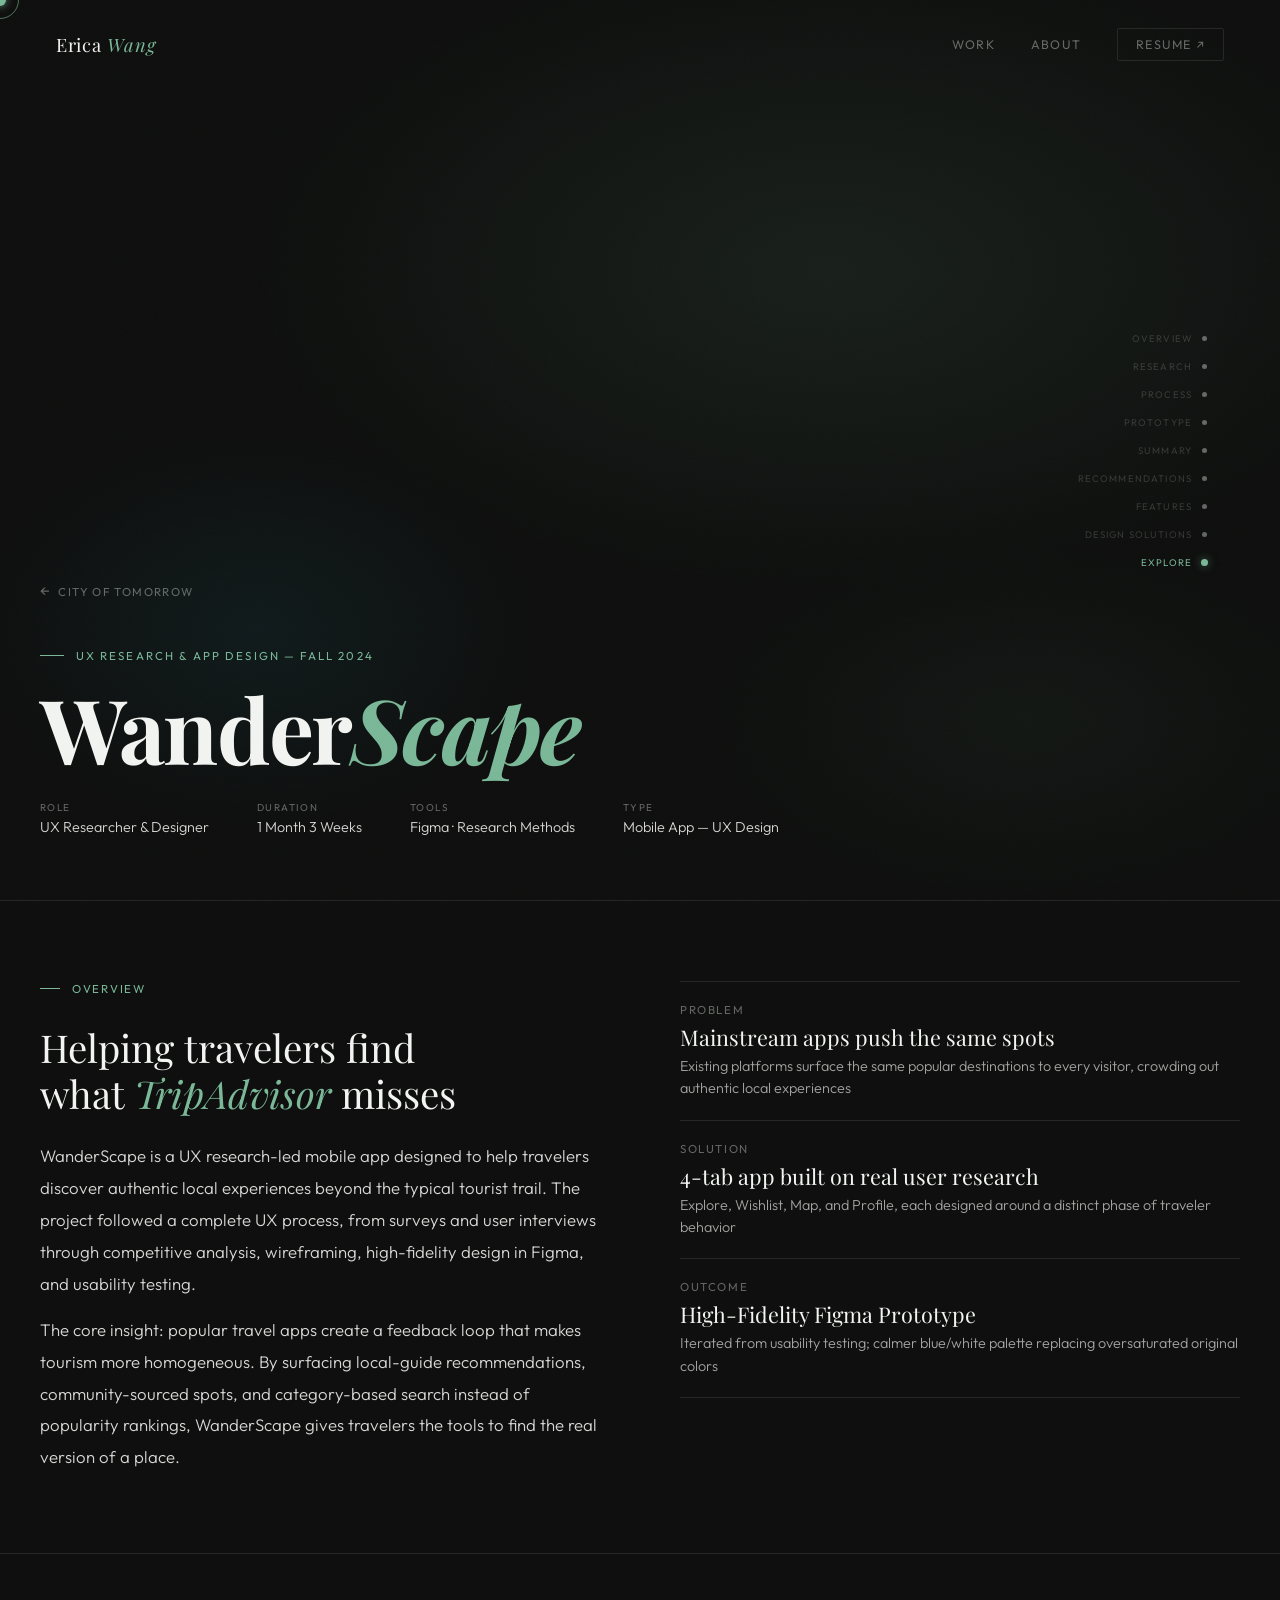
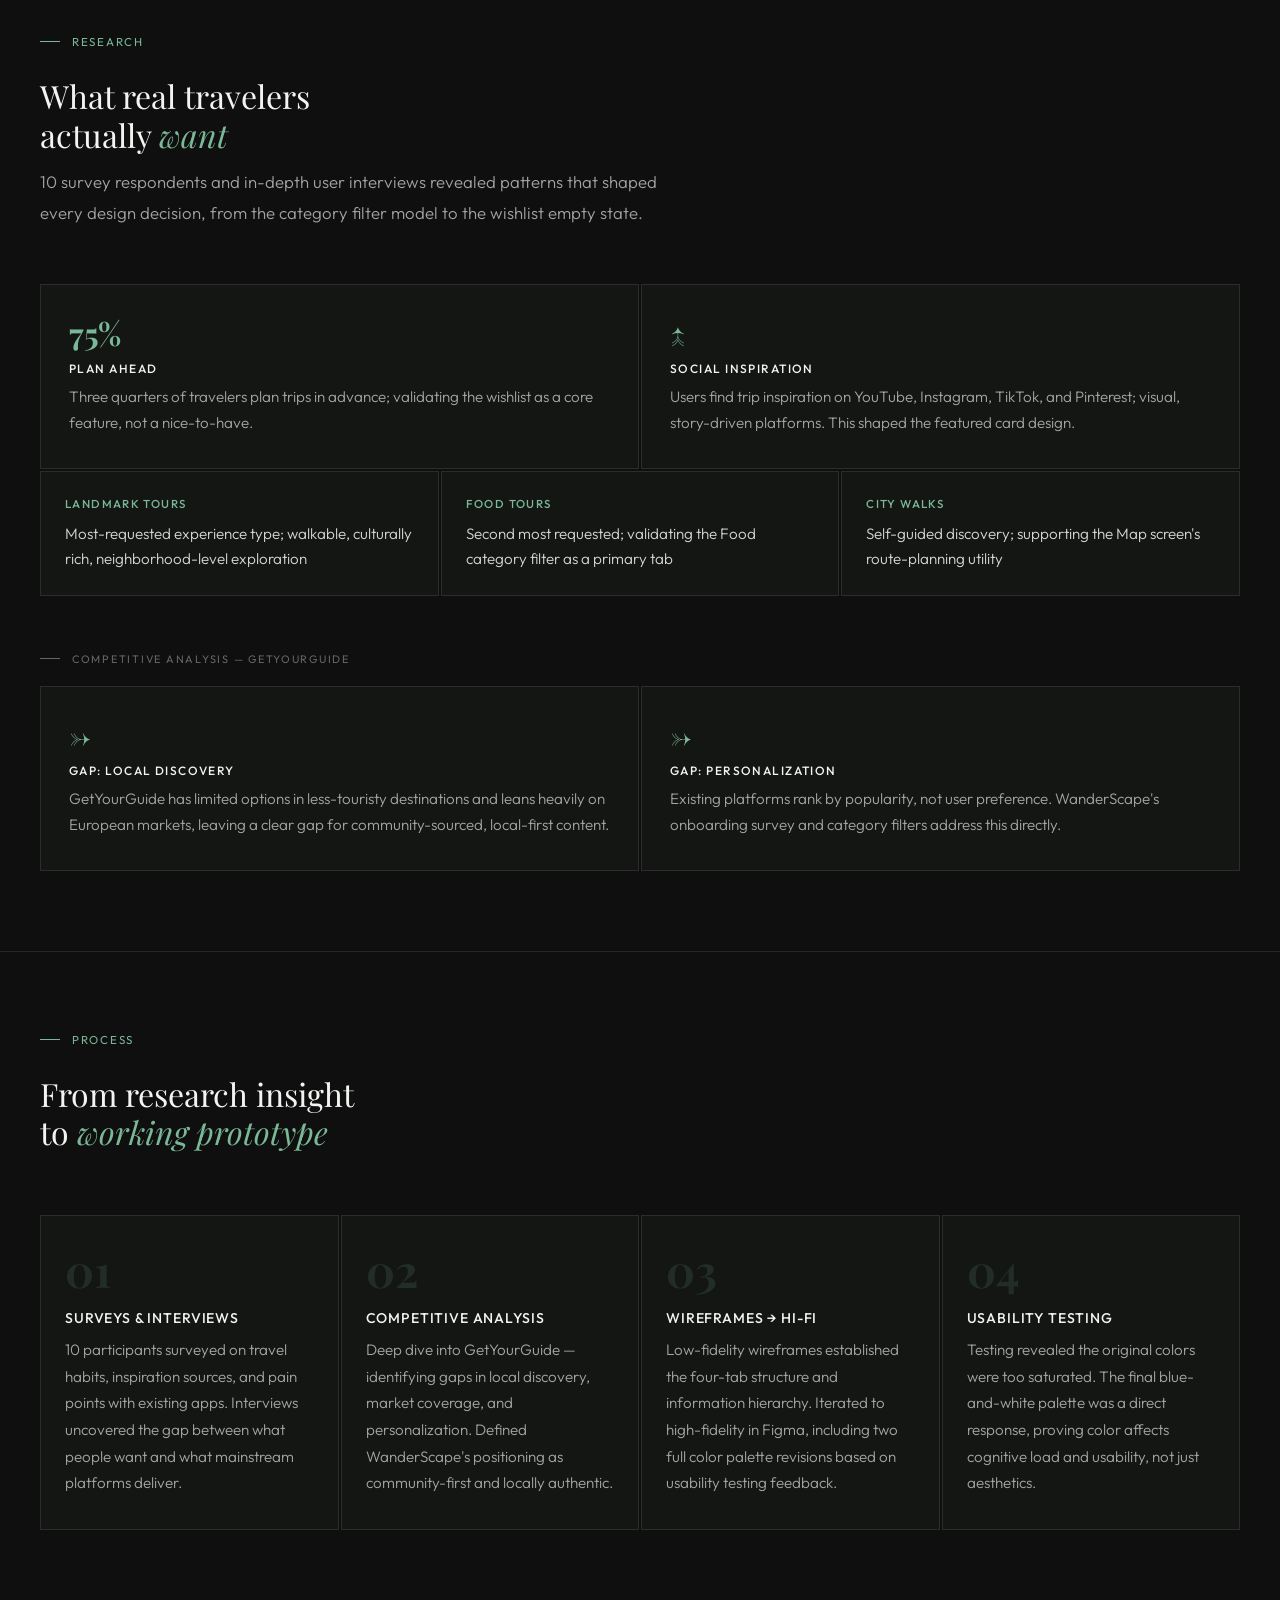
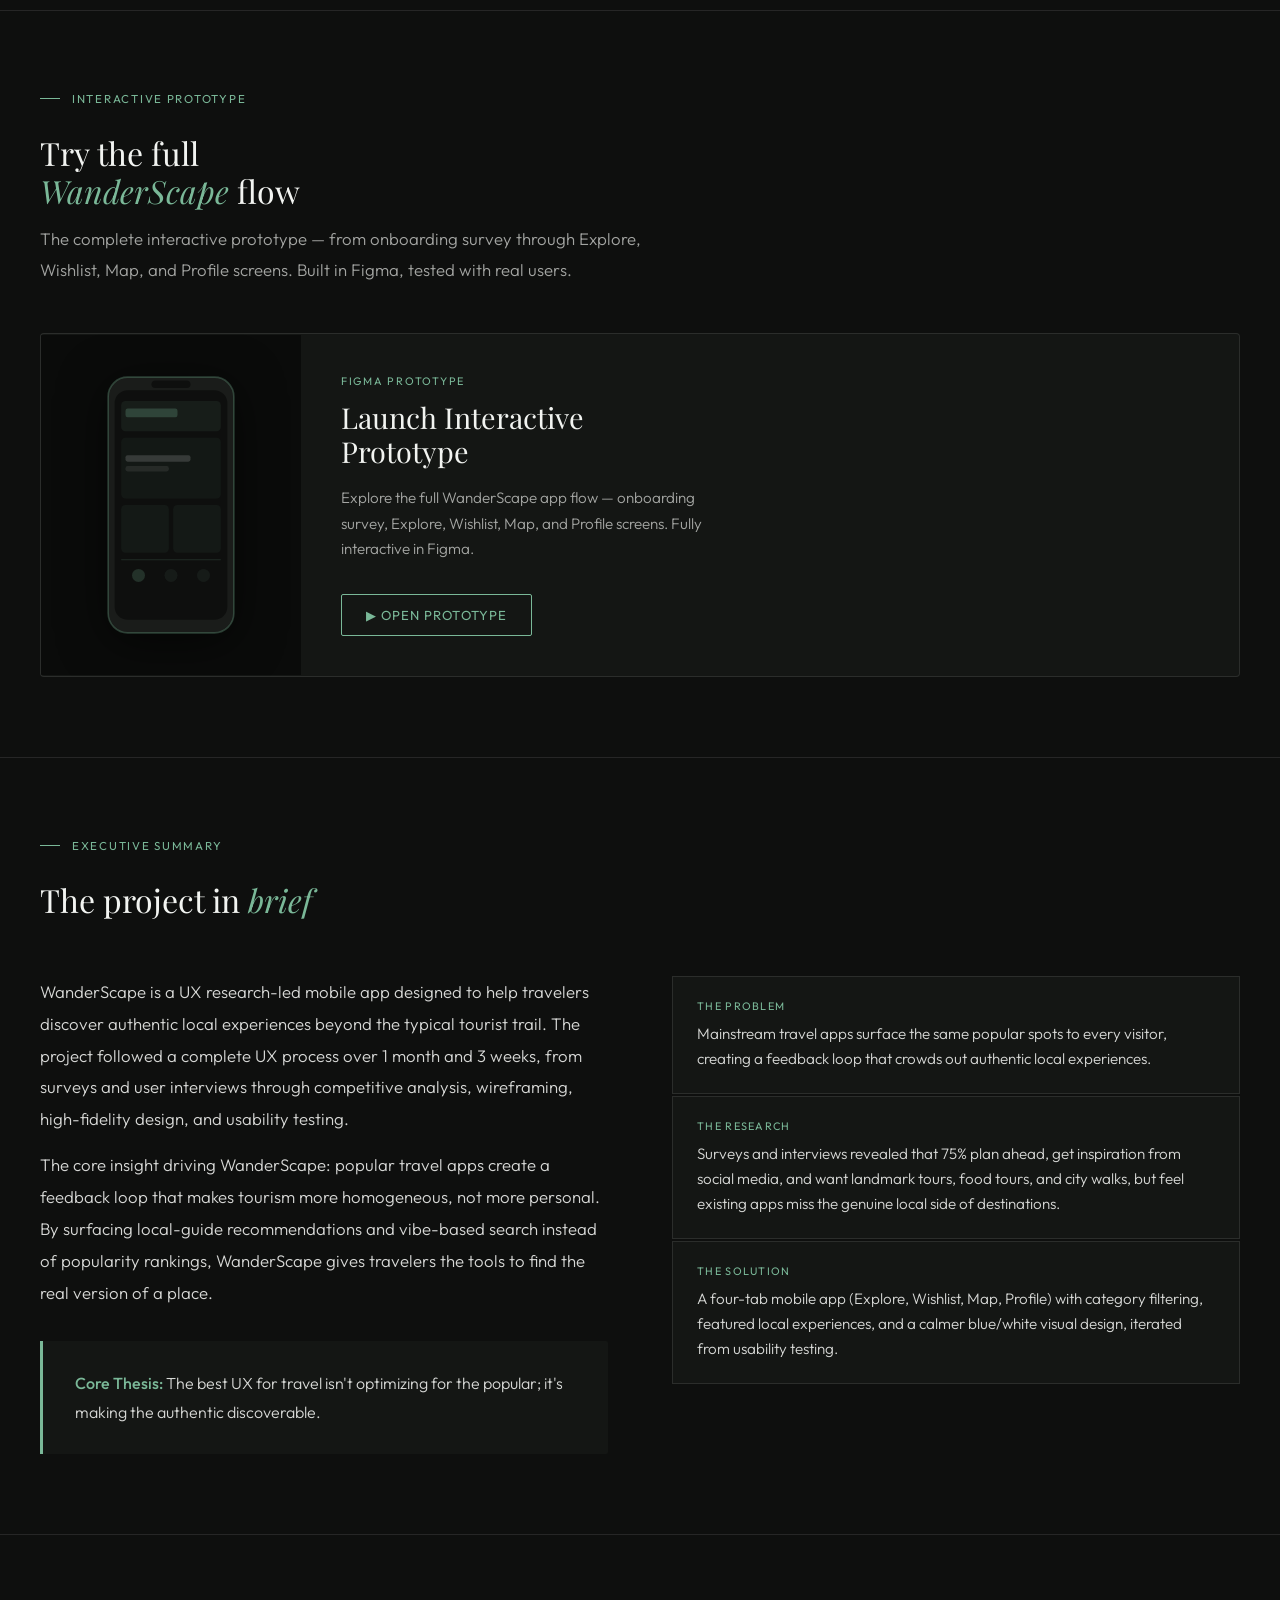
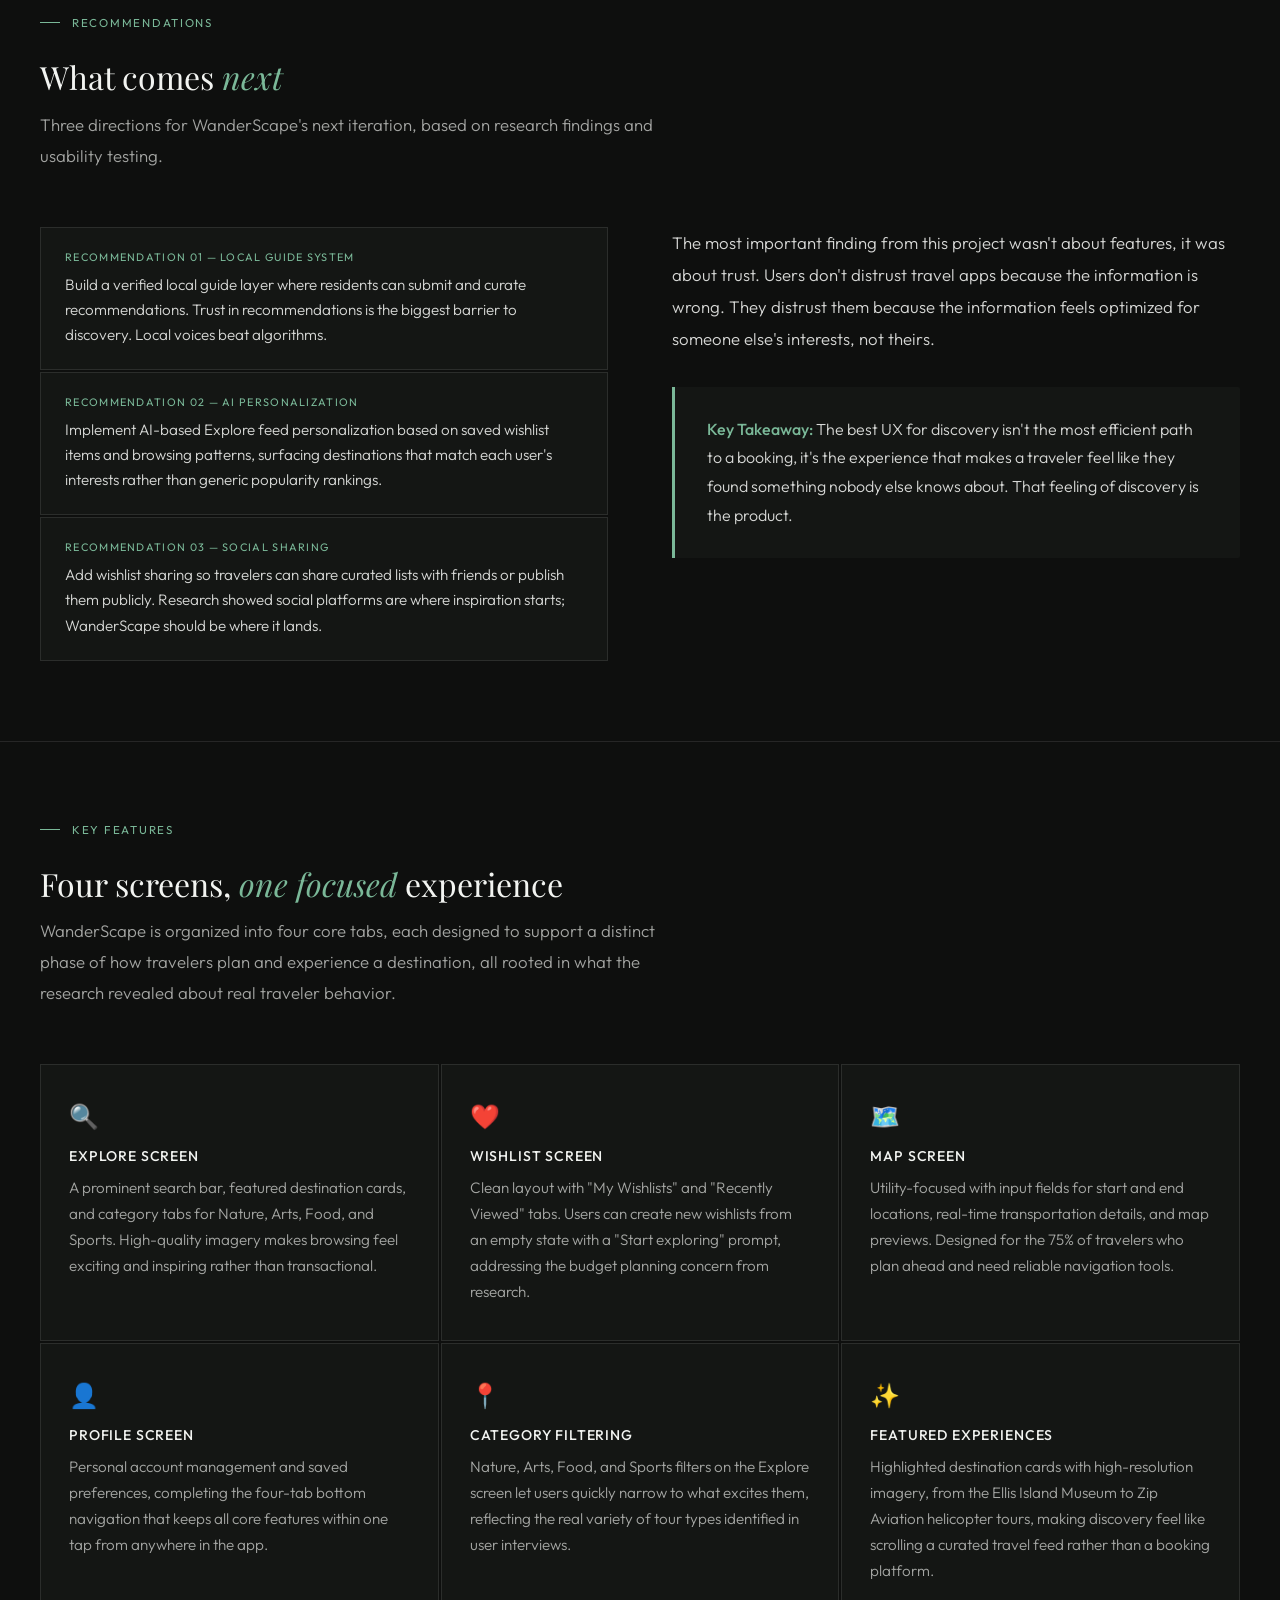
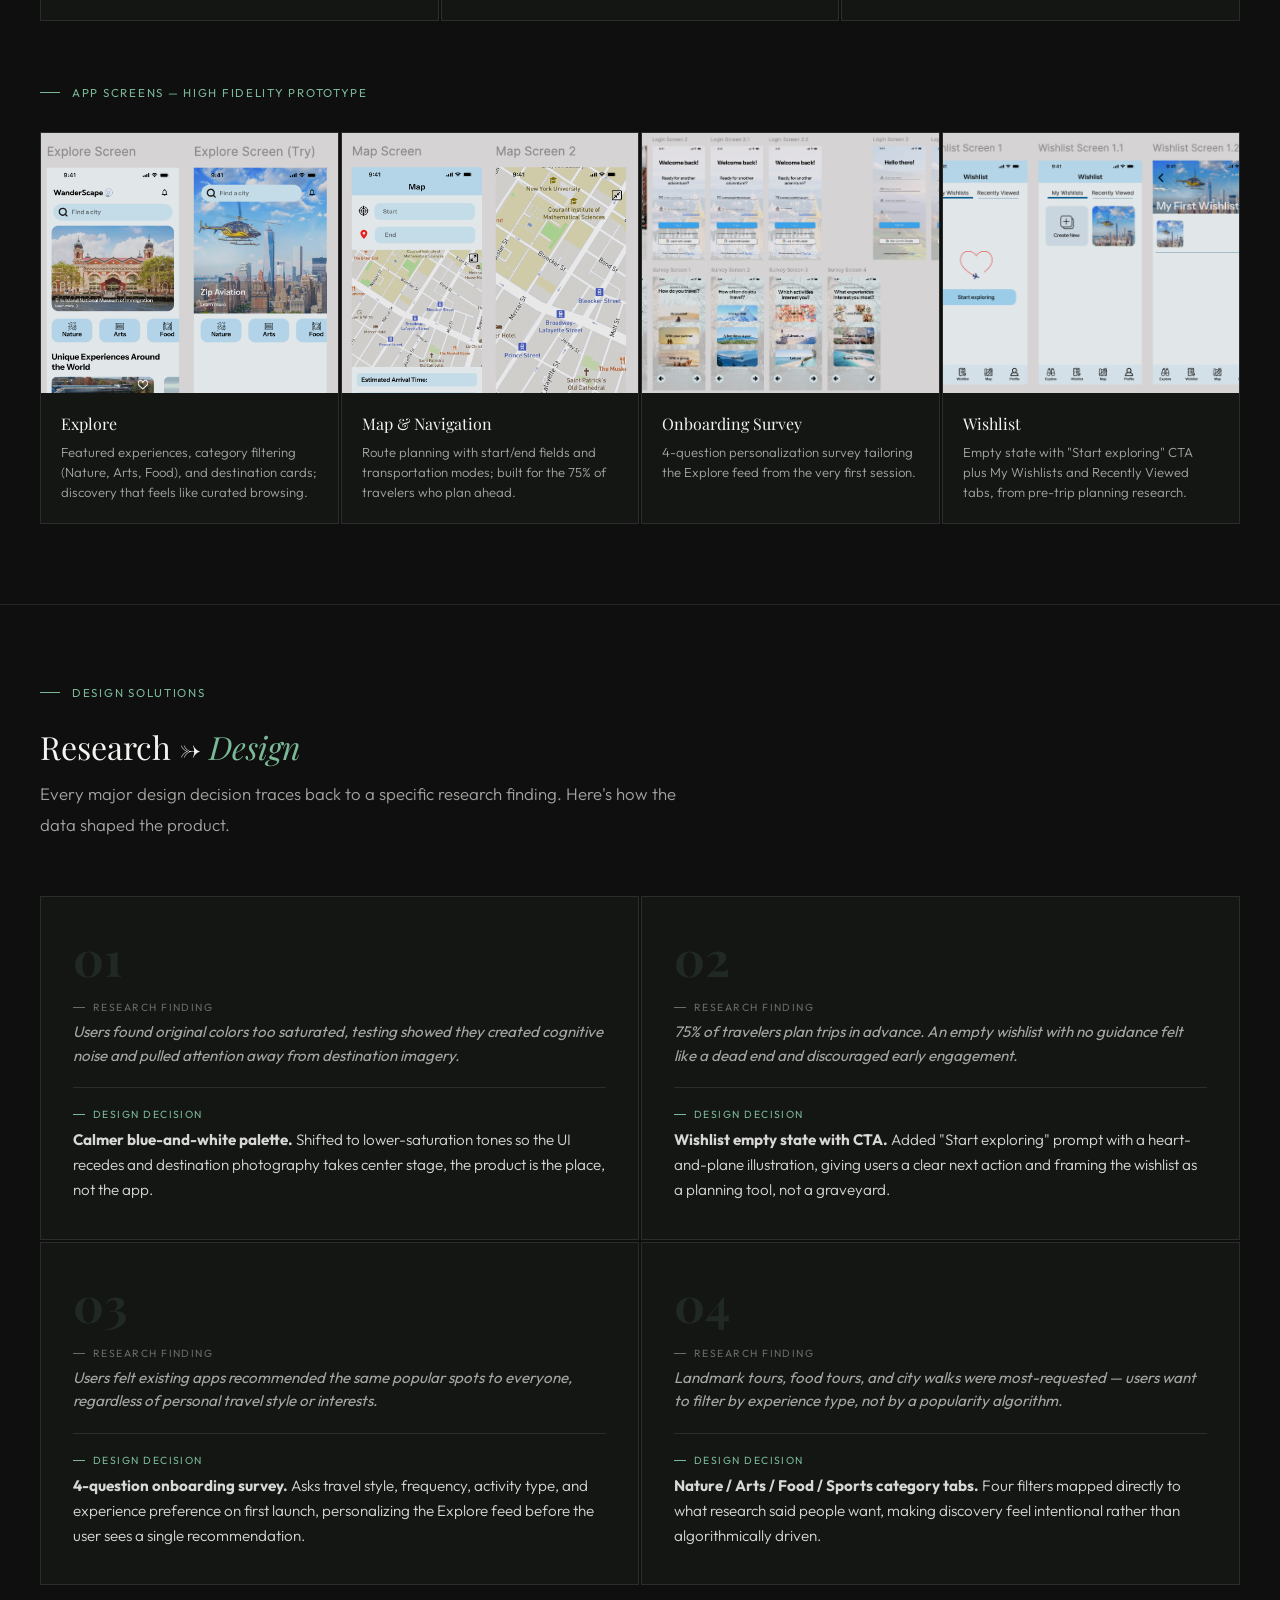
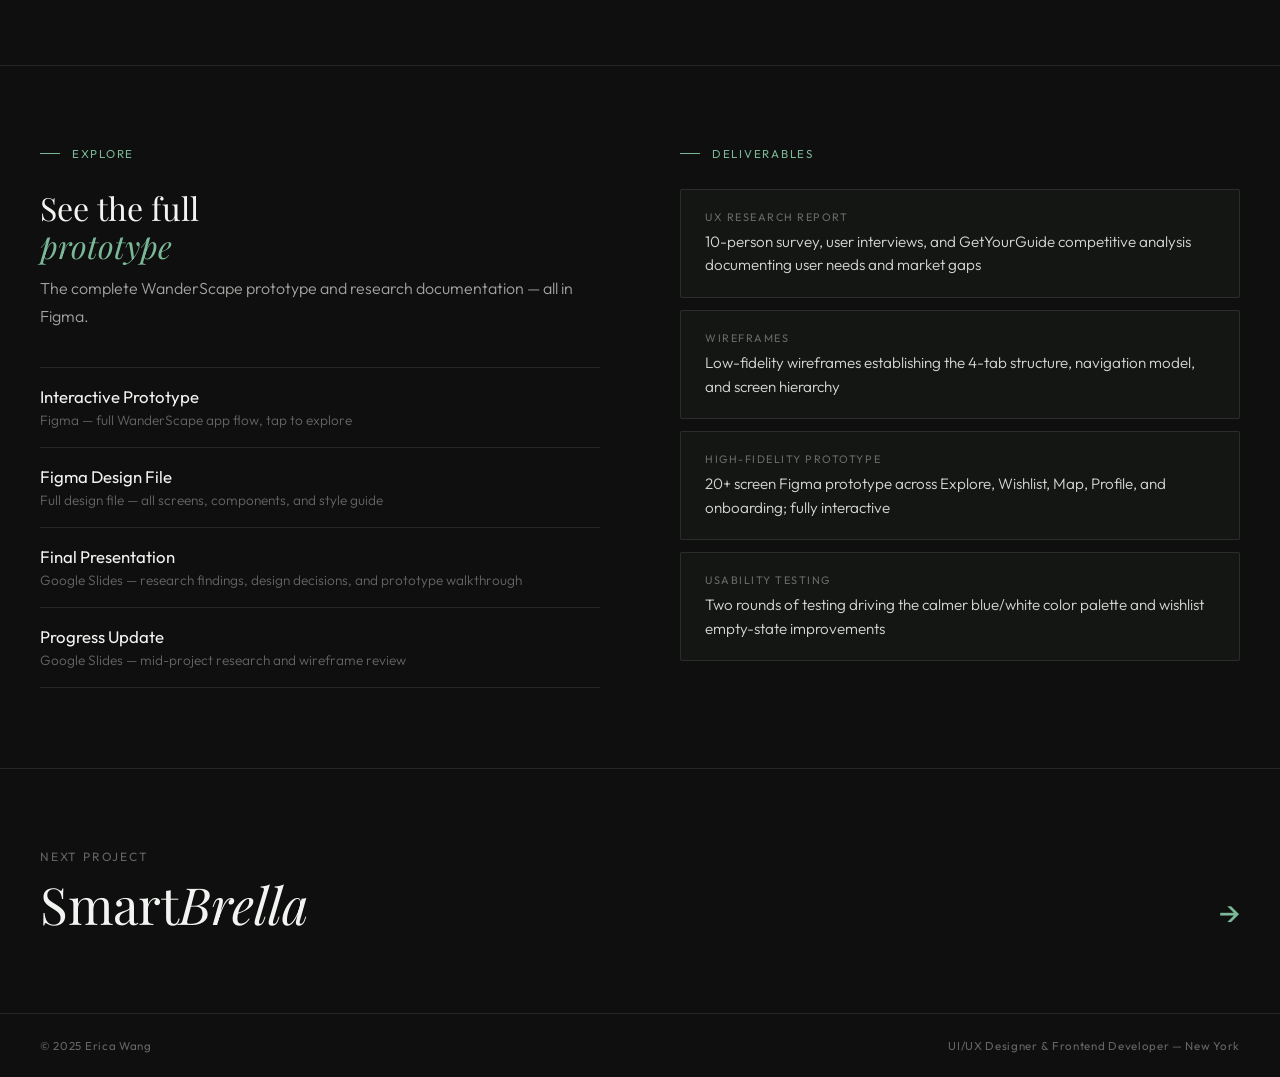
<file: Wanderscape.html>
<!DOCTYPE html>
<html lang="en">
<head>
  <meta charset="UTF-8">
  <meta name="viewport" content="width=device-width, initial-scale=1.0">
  <title>WanderScape — Erica Wang</title>
  <link href="https://fonts.googleapis.com/css2?family=Playfair+Display:ital,wght@0,400;0,700;1,400;1,700&family=Outfit:wght@300;400;500&display=swap" rel="stylesheet">
  <style>
    *, *::before, *::after { box-sizing: border-box; margin: 0; padding: 0; }
    :root {
      --bg: #0e0f0e; --bg2: #141614; --white: #f2f4f1;
      --text-primary: rgba(242,244,241,0.88); --text-secondary: rgba(242,244,241,0.65);
      --text-tertiary: rgba(242,244,241,0.38);
      --accent: #7ab898; --accent-dim: rgba(122,184,152,0.15); --border: rgba(242,244,241,0.1);
    }
    html, body { width: 100%; background: var(--bg); color: var(--white); font-family: 'Outfit', sans-serif; overflow-x: hidden; cursor: auto; }

    .cursor { position: fixed; width: 12px; height: 12px; background: var(--accent); border-radius: 50%; pointer-events: none; z-index: 9999; transform: translate(-50%,-50%); transition: width .18s,height .18s; box-shadow: 0 0 8px rgba(122,184,152,0.8); }
    .cursor-ring { position: fixed; width: 38px; height: 38px; border: 1.5px solid var(--accent); border-radius: 50%; pointer-events: none; z-index: 9998; transform: translate(-50%,-50%); opacity: 0.6; transition: opacity .2s; }
    .cursor.big { width: 18px; height: 18px; }
    .cursor-ring.big { opacity: 0.25; }
    body::after { content: ''; position: fixed; inset: 0; pointer-events: none; z-index: 2; opacity: 0.02; background-image: url("data:image/svg+xml,%3Csvg viewBox='0 0 200 200' xmlns='http://www.w3.org/2000/svg'%3E%3Cfilter id='n'%3E%3CfeTurbulence type='fractalNoise' baseFrequency='0.85' numOctaves='4' stitchTiles='stitch'/%3E%3C/filter%3E%3Crect width='100%25' height='100%25' filter='url(%23n)'/%3E%3C/svg%3E"); background-size: 180px; }

    /* Section Nav */
    .section-nav { position: fixed; right: 33px; top: 50%; transform: translateY(-50%); display: flex; flex-direction: column; gap: 16px; z-index: 90; align-items: flex-end; pointer-events: none; }
    .section-nav-item { display: flex; align-items: center; gap: 10px; cursor: pointer; text-decoration: none; color: var(--text-tertiary); transition: color .25s; pointer-events: auto; }
    .section-nav-item:hover, .section-nav-item.active { color: var(--accent); }
    .section-nav-item.active .snav-dot { background: var(--accent); box-shadow: 0 0 6px rgba(122,184,152,0.6); transform: scale(1.4); }
    .snav-label { font-size: 0.6rem; letter-spacing: 0.12em; text-transform: uppercase; opacity: 0.45; transition: opacity .2s; white-space: nowrap; }
    .section-nav-item:hover .snav-label, .section-nav-item.active .snav-label { opacity: 1; }
    .snav-dot { width: 5px; height: 5px; border-radius: 50%; background: var(--text-tertiary); flex-shrink: 0; transition: background .25s, box-shadow .25s, transform .25s; }
    @media (max-width: 900px) { .section-nav { display: none; } }

    /* Nav */
    nav#nav { position: fixed; top: 0; left: 0; right: 0; display: flex; justify-content: space-between; align-items: center; padding: 28px 56px; z-index: 100; transition: background .3s, border-color .3s, transform .4s ease, opacity .4s ease; }
    nav#nav.scrolled { background: rgba(14,15,14,0.85); backdrop-filter: blur(16px); border-bottom: 1px solid var(--border); }
    nav#nav.hidden { transform: translateY(-100%); opacity: 0; pointer-events: none; }
    .nav-logo { font-family: 'Playfair Display', serif; font-size: 1.15rem; font-weight: 300; letter-spacing: 0.04em; color: var(--white); text-decoration: none; }
    .nav-logo span { color: var(--accent); font-style: italic; }
    .nav-links { display: flex; gap: 36px; align-items: center; }
    .nav-links a { color: var(--text-tertiary); text-decoration: none; font-size: 0.78rem; font-weight: 400; letter-spacing: 0.1em; text-transform: uppercase; transition: color .2s; }
    .nav-links a:hover { color: var(--white); }
    .nav-links .resume-btn { border: 1px solid var(--border); padding: 8px 18px; border-radius: 2px; transition: border-color .2s, color .2s; }
    .nav-links .resume-btn:hover { border-color: var(--accent); color: var(--accent); }

    .page { position: relative; z-index: 1; }
        .reveal { opacity: 0; transform: translateY(24px); transition: opacity .7s ease, transform .7s ease;  }
    .reveal.visible { opacity: 1; transform: translateY(0);  }
    .reveal a, .reveal button { pointer-events: auto; }
    .section-label { font-size: 0.72rem; font-weight: 400; letter-spacing: 0.15em; text-transform: uppercase; color: var(--accent); margin-bottom: 28px; display: flex; align-items: center; gap: 12px; }
    .section-label::before { content: ''; width: 20px; height: 1px; background: var(--accent); }
    @keyframes fadeUp { from { opacity: 0; transform: translateY(22px); } to { opacity: 1; transform: translateY(0); } }

    /* Hero */
    .case-hero { min-height: 100vh; display: flex; flex-direction: column; justify-content: flex-end; padding: 0 56px 80px; position: relative; overflow: hidden; background: var(--bg); }
    .case-hero::before { content: ''; position: absolute; inset: 0; z-index: 0; pointer-events: none; background: radial-gradient(ellipse 70% 55% at 65% 30%, rgba(122,184,152,0.1) 0%, transparent 65%), radial-gradient(ellipse 40% 40% at 20% 70%, rgba(56,217,255,0.06) 0%, transparent 55%), radial-gradient(ellipse 50% 40% at 80% 80%, rgba(122,184,152,0.05) 0%, transparent 50%); }
    .case-hero-img { position: absolute; inset: 0; width: 100%; height: 100%; object-fit: cover; z-index: -1; opacity: 0.15; pointer-events: none; }
    .case-hero-content { position: relative; z-index: 2; max-width: 900px; }
    .back-link { display: inline-flex; align-items: center; gap: 8px; font-size: 0.72rem; letter-spacing: 0.12em; text-transform: uppercase; color: var(--text-tertiary); text-decoration: none; transition: color .2s; margin-bottom: 48px; position: relative; z-index: 3; cursor: pointer; pointer-events: auto !important; }
    .back-link:hover { color: var(--accent); }
    .back-link::before { content: '←'; font-size: 0.9rem; }
    .case-eyebrow { font-size: 0.72rem; font-weight: 400; letter-spacing: 0.18em; text-transform: uppercase; color: var(--accent); margin-bottom: 20px; display: flex; align-items: center; gap: 12px; opacity: 0; animation: fadeUp .7s ease .2s forwards; }
    .case-eyebrow::before { content: ''; width: 24px; height: 1px; background: var(--accent); }
    .case-title { font-family: 'Playfair Display', serif; font-size: clamp(3rem, 7vw, 6.5rem); font-weight: 700; line-height: 1.0; letter-spacing: -0.02em; margin-bottom: 28px; opacity: 0; animation: fadeUp .7s ease .35s forwards; }
    .case-title em { font-style: italic; color: var(--accent); }
    .case-hero-meta { display: flex; gap: 48px; flex-wrap: wrap; opacity: 0; animation: fadeUp .7s ease .55s forwards; }
    .meta-item { display: flex; flex-direction: column; gap: 4px; }
    .meta-label { font-size: 0.62rem; letter-spacing: 0.14em; text-transform: uppercase; color: var(--text-tertiary); }
    .meta-value { font-size: 0.9rem; font-weight: 300; color: var(--text-primary); }

    /* Overview */
    .case-overview { padding: 100px 56px; display: grid; grid-template-columns: 1fr 1fr; gap: 80px; align-items: start; border-top: 1px solid var(--border); }
    .overview-heading { font-family: 'Playfair Display', serif; font-size: clamp(2rem, 3vw, 2.8rem); font-weight: 300; line-height: 1.2; margin-bottom: 24px; }
    .overview-heading em { font-style: italic; color: var(--accent); }
    .overview-text { font-size: 1.05rem; font-weight: 300; color: var(--text-primary); line-height: 1.9; }
    .overview-text + .overview-text { margin-top: 14px; }
    .stat-row { padding: 20px 0; border-bottom: 1px solid var(--border); }
    .stat-row:first-child { border-top: 1px solid var(--border); }
    .stat-label { font-size: 0.72rem; letter-spacing: 0.14em; text-transform: uppercase; color: var(--text-tertiary); margin-bottom: 6px; }
    .stat-value { font-family: 'Playfair Display', serif; font-size: 1.35rem; font-weight: 300; color: var(--white); }
    .stat-sub { font-size: 0.9rem; font-weight: 300; color: var(--text-secondary); margin-top: 4px; line-height: 1.55; }

    /* Research */
    .case-research { padding: 100px 56px; border-top: 1px solid var(--border); }
    .research-intro { max-width: 640px; margin-bottom: 56px; }
    .research-intro h2 { font-family: 'Playfair Display', serif; font-size: clamp(1.8rem, 2.5vw, 2.4rem); font-weight: 300; line-height: 1.2; margin-bottom: 12px; }
    .research-intro h2 em { font-style: italic; color: var(--accent); }
    .research-intro p { font-size: 1.05rem; font-weight: 300; color: var(--text-secondary); line-height: 1.85; }
    .research-grid { display: grid; grid-template-columns: 1fr 1fr; gap: 2px; }
    .research-card { padding: 32px 28px; border: 1px solid var(--border); background: var(--bg2); transition: border-color .25s; }
    .research-card:hover { border-color: rgba(122,184,152,0.35); }
    .research-card-label { font-size: 0.72rem; font-weight: 500; letter-spacing: 0.1em; text-transform: uppercase; color: var(--accent); margin-bottom: 14px; }
    .research-card h3 { font-family: 'Playfair Display', serif; font-size: 1.2rem; font-weight: 300; color: var(--white); margin-bottom: 12px; line-height: 1.3; }
    .research-card p { font-size: 0.95rem; font-weight: 300; color: var(--text-secondary); line-height: 1.7; }
    .insight-row { display: grid; grid-template-columns: repeat(3, 1fr); gap: 2px; margin-top: 2px; }
    .insight-item { padding: 24px; border: 1px solid var(--border); background: var(--bg2); transition: border-color .25s; }
    .insight-item:hover { border-color: rgba(122,184,152,0.35); }
    .insight-num { font-size: 0.68rem; letter-spacing: 0.1em; text-transform: uppercase; color: var(--accent); margin-bottom: 8px; }
    .insight-text { font-size: 0.95rem; font-weight: 300; color: var(--text-primary); line-height: 1.65; }

    /* Process */
    .case-process { padding: 100px 56px; border-top: 1px solid var(--border); }
    .process-intro { max-width: 640px; margin-bottom: 64px; }
    .process-intro h2 { font-family: 'Playfair Display', serif; font-size: clamp(1.8rem, 2.5vw, 2.4rem); font-weight: 300; line-height: 1.2; margin-bottom: 12px; }
    .process-intro h2 em { font-style: italic; color: var(--accent); }
    .process-intro p { font-size: 1.05rem; font-weight: 300; color: var(--text-secondary); line-height: 1.85; }
    .process-steps { display: grid; grid-template-columns: repeat(4, 1fr); gap: 2px; }
    .process-step { padding: 32px 24px; border: 1px solid var(--border); background: var(--bg2); transition: border-color .25s; }
    .process-step:hover { border-color: rgba(122,184,152,0.35); }
    .step-num { font-family: 'Playfair Display', serif; font-size: 2.8rem; font-weight: 700; color: rgba(122,184,152,0.15); line-height: 1; margin-bottom: 16px; }
    .step-title { font-size: 0.88rem; font-weight: 500; letter-spacing: 0.06em; text-transform: uppercase; color: var(--white); margin-bottom: 10px; }
    .step-desc { font-size: 0.95rem; font-weight: 300; color: var(--text-secondary); line-height: 1.75; }

    /* Prototype preview card */
    .case-prototype { padding: 100px 56px; border-top: 1px solid var(--border); }
    .prototype-intro { max-width: 640px; margin-bottom: 48px; }
    .prototype-intro h2 { font-family: 'Playfair Display', serif; font-size: clamp(1.8rem, 2.5vw, 2.4rem); font-weight: 300; line-height: 1.2; margin-bottom: 12px; }
    .prototype-intro h2 em { font-style: italic; color: var(--accent); }
    .prototype-intro p { font-size: 1.05rem; font-weight: 300; color: var(--text-secondary); line-height: 1.85; }

    .proto-preview {
      border: 1px solid var(--border); border-radius: 4px;
      background: var(--bg2); overflow: hidden;
      transition: border-color .25s, transform .25s;
      cursor: pointer !important; pointer-events: auto !important;
      user-select: none; -webkit-user-select: none;
    }
    .proto-preview:hover { border-color: rgba(122,184,152,0.5); transform: translateY(-2px); }
    .proto-preview-inner {
      display: grid; grid-template-columns: 260px 1fr;
      align-items: center; gap: 0;
    }
    .proto-phone-mockup {
      background: #0a0b0a; display: flex; align-items: center;
      justify-content: center; padding: 40px 32px; min-height: 280px;
    }
    .proto-phone-frame { width: 130px; filter: drop-shadow(0 8px 24px rgba(0,0,0,0.6)); }
    .proto-preview-text { padding: 48px 56px; }
    .proto-preview-label { font-size: 0.68rem; letter-spacing: 0.16em; text-transform: uppercase; color: var(--accent); margin-bottom: 12px; }
    .proto-preview-title { font-family: 'Playfair Display', serif; font-size: 1.8rem; font-weight: 300; color: var(--white); margin-bottom: 16px; line-height: 1.2; }
    .proto-preview-desc { font-size: 0.95rem; font-weight: 300; color: var(--text-secondary); line-height: 1.7; margin-bottom: 32px; max-width: 400px; }
    .proto-launch-btn {
      display: inline-flex; align-items: center; gap: 10px;
      padding: 12px 24px; border: 1px solid var(--accent);
      border-radius: 2px; font-size: 0.82rem; font-weight: 400;
      letter-spacing: 0.08em; text-transform: uppercase; color: var(--accent);
      transition: background .2s, color .2s;
    }
    .proto-preview:hover .proto-launch-btn { background: var(--accent); color: var(--bg); }

    /* Fullscreen prototype modal */
    .proto-modal {
      display: none; position: fixed; inset: 0; z-index: 600;
      background: #000; flex-direction: column;
      cursor: auto !important;
    }
    .proto-modal.open { display: flex; }
    .proto-modal-bar {
      display: flex; align-items: center; justify-content: space-between;
      padding: 12px 24px; background: #111; border-bottom: 1px solid #222;
      flex-shrink: 0; cursor: auto;
    }
    .proto-modal-title { font-size: 0.75rem; letter-spacing: 0.1em; text-transform: uppercase; color: rgba(255,255,255,0.5); }
    .proto-modal-actions { display: flex; align-items: center; gap: 12px; }
    .proto-external-btn {
      font-size: 0.72rem; letter-spacing: 0.08em; text-transform: uppercase;
      color: rgba(255,255,255,0.5); text-decoration: none; padding: 6px 14px;
      border: 1px solid #333; border-radius: 2px; transition: color .2s, border-color .2s;
      cursor: pointer !important; pointer-events: auto !important;
    }
    .proto-external-btn:hover { color: #7ab898; border-color: #7ab898; }
    .proto-close-btn {
      font-size: 0.72rem; letter-spacing: 0.08em; text-transform: uppercase;
      color: rgba(255,255,255,0.6); background: none; border: 1px solid #333;
      border-radius: 2px; padding: 6px 14px; transition: color .2s, border-color .2s;
      cursor: pointer !important; pointer-events: auto !important; font-family: 'Outfit', sans-serif;
    }
    .proto-close-btn:hover { color: #fff; border-color: #555; }
    .proto-modal-frame { flex: 1; display: flex; overflow: hidden; cursor: auto; }
    .proto-modal-frame iframe { width: 100%; height: 100%; border: none; cursor: auto !important; }

    /* Features */
    .case-features { padding: 100px 56px; border-top: 1px solid var(--border); }
    .features-intro { max-width: 640px; margin-bottom: 56px; }
    .features-intro h2 { font-family: 'Playfair Display', serif; font-size: clamp(1.8rem, 2.5vw, 2.4rem); font-weight: 300; line-height: 1.2; margin-bottom: 12px; }
    .features-intro h2 em { font-style: italic; color: var(--accent); }
    .features-intro p { font-size: 1.05rem; font-weight: 300; color: var(--text-secondary); line-height: 1.85; }
    .features-grid { display: grid; grid-template-columns: repeat(3, 1fr); gap: 2px; }
    .feature-card { padding: 36px 28px; border: 1px solid var(--border); background: var(--bg2); transition: border-color .25s; }
    .feature-card:hover { border-color: rgba(122,184,152,0.35); }
    .feature-icon { font-size: 1.5rem; margin-bottom: 16px; }
    .feature-name { font-size: 0.88rem; font-weight: 500; letter-spacing: 0.06em; text-transform: uppercase; color: var(--white); margin-bottom: 10px; }
    .feature-desc { font-size: 0.95rem; font-weight: 300; color: var(--text-secondary); line-height: 1.7; }

    /* Design solutions & feedback */
    .case-solutions { padding: 100px 56px; border-top: 1px solid var(--border); }
    .solutions-heading { font-family: 'Playfair Display', serif; font-size: clamp(1.8rem, 2.5vw, 2.4rem); font-weight: 300; line-height: 1.2; margin-bottom: 16px; }
    .solutions-heading em { font-style: italic; color: var(--accent); }
    .solutions-text { font-size: 1.05rem; font-weight: 300; color: var(--text-secondary); line-height: 1.9; }
    .solutions-text + .solutions-text { margin-top: 14px; }
    .decision-list { display: flex; flex-direction: column; gap: 0; }
    .decision-item { padding: 22px 0; border-bottom: 1px solid var(--border); }
    .decision-item:first-child { border-top: 1px solid var(--border); }
    .decision-label { font-size: 0.72rem; letter-spacing: 0.12em; text-transform: uppercase; color: var(--accent); margin-bottom: 8px; }
    .decision-text { font-size: 0.95rem; font-weight: 300; color: var(--text-primary); line-height: 1.65; }

    /* Links */
    .case-links { padding: 100px 56px; border-top: 1px solid var(--border); display: grid; grid-template-columns: 1fr 1fr; gap: 80px; align-items: start; ; cursor: auto; cursor: auto;}
    .links-heading { font-family: 'Playfair Display', serif; font-size: clamp(1.8rem, 2.5vw, 2.4rem); font-weight: 300; line-height: 1.2; margin-bottom: 8px; }
    .links-heading em { font-style: italic; color: var(--accent); }
    .links-sub { font-size: 1rem; font-weight: 300; color: var(--text-secondary); line-height: 1.8; margin-bottom: 36px; }
    .link-list { display: flex; flex-direction: column; }
        .link-item { display: flex; align-items: center; justify-content: space-between; padding: 18px 0; border-bottom: 1px solid var(--border); user-select: none; -webkit-user-select: none; transition: padding-left .2s; cursor: pointer !important; pointer-events: auto !important; position: relative; z-index: 5; }
    .link-item:first-child { border-top: 1px solid var(--border); }
    .link-item:hover { padding-left: 10px; background: rgba(122,184,152,0.03); }
    .link-item-left { display: flex; flex-direction: column; gap: 4px; }
    .link-item-title { font-size: 1.05rem; font-weight: 400; color: var(--white); transition: color .2s; }
    .link-item:hover .link-item-title { color: var(--accent); }
    .link-item-desc { font-size: 0.85rem; font-weight: 300; color: var(--text-tertiary); }
    .link-arrow { color: var(--accent); opacity: 0; transition: opacity .2s, transform .2s; }
    .link-item:hover .link-arrow { opacity: 1; transform: translateX(-4px); }
    .deliverables { display: flex; flex-direction: column; gap: 12px; }
    .deliverable-item { cursor: default; padding: 20px 24px; border: 1px solid var(--border); border-radius: 2px; background: var(--bg2); transition: border-color .25s; }
    .deliverable-item:hover { border-color: rgba(122,184,152,0.3); }
    .deliverable-label { font-size: 0.68rem; letter-spacing: 0.14em; text-transform: uppercase; color: var(--text-tertiary); margin-bottom: 6px; }
    .deliverable-value { font-size: 0.95rem; font-weight: 300; color: var(--text-primary); line-height: 1.55; }

    /* Next */
    .case-next { padding: 80px 56px 100px; border-top: 1px solid var(--border); display: flex; justify-content: space-between; align-items: flex-end; }
    .next-label { font-size: 0.75rem; letter-spacing: 0.15em; text-transform: uppercase; color: var(--text-tertiary); margin-bottom: 12px; }
    .next-title { font-family: 'Playfair Display', serif; font-size: clamp(2rem, 4vw, 3.5rem); font-weight: 300; line-height: 1.1; color: var(--white); text-decoration: none; display: block; transition: color .2s; pointer-events: auto; }
    .next-title:hover { color: var(--accent); }
    .next-arrow { font-size: 2rem; color: var(--accent); }

    footer { padding: 24px 56px; border-top: 1px solid var(--border); display: flex; justify-content: space-between; align-items: center; }
    footer span { font-size: 0.72rem; color: var(--text-tertiary); letter-spacing: 0.06em; }

    @media (max-width: 1280px) {
      nav, footer { padding: 24px 40px; }
      .case-hero { padding: 0 40px 64px; }
      .case-overview, .case-research, .case-process, .case-features, .case-solutions, .case-links, .case-prototype { padding: 80px 40px; }
      .case-next { padding: 80px 40px; }
      .proto-preview-text { padding: 40px; }
    }
    @media (max-width: 900px) {
      .case-overview, .case-links { grid-template-columns: 1fr; gap: 40px; }
      .research-grid { grid-template-columns: 1fr; }
      .insight-row { grid-template-columns: 1fr 1fr; }
      .process-steps { grid-template-columns: 1fr 1fr; }
      .features-grid { grid-template-columns: 1fr 1fr; }
      .proto-preview-inner { grid-template-columns: 1fr; }
      .proto-phone-mockup { min-height: 160px; padding: 28px; }
      .proto-preview-text { padding: 32px; }
    }
    @media (max-width: 640px) {
      .cursor, .cursor-ring { display: none; } body { cursor: auto; }
      nav { padding: 20px 24px; } .nav-links { gap: 20px; }
      .case-hero { padding: 0 24px 48px; } .case-hero-meta { gap: 24px; }
      .case-overview, .case-research, .case-process, .case-features, .case-solutions, .case-links, .case-prototype { padding: 60px 24px; }
      .process-steps, .features-grid, .insight-row { grid-template-columns: 1fr; }
      .case-next { padding: 60px 24px 80px; flex-direction: column; align-items: flex-start; gap: 16px; }
      footer { padding: 20px 24px; flex-direction: column; gap: 8px; text-align: center; }
      .proto-preview-title { font-size: 1.4rem; }
    }
  
    /* ── Cursor Fix: body uses auto so browser hit-testing works fully.
       Custom JS cursor still renders on top. Only suppress native cursor
       on non-interactive surface elements. ── */
    .page, .case-hero, .case-overview, .case-process,
    .case-gallery, .case-next, footer,
    .case-values, .case-mark, .case-colors, .case-type,
    .case-research, .case-features, .case-solutions,
    .case-prototype, .case-decisions, .case-problem,
    .case-arch { cursor: none; }
    a, button, [role="button"], div.link-item,
    .process-step, .feature-card, .value-card,
    .insight-item, .decision-item, .research-card,
    .deliverable-item, .arch-card, .swatch,
    .nav-links a, .nav-logo, .back-link,
    .next-title, .section-nav-item, .pdf-open-btn,
    .pdf-btn, .pdf-close, .arch-site-link { cursor: pointer !important; pointer-events: auto !important; }
    iframe { cursor: auto !important; pointer-events: auto !important; }
    @media (max-width: 640px) { .cursor, .cursor-ring { display: none; } body { cursor: auto !important; } }

    /* ── Case Study Depth ── */
    .case-study-section { padding: 100px 56px; border-top: 1px solid var(--border); }
    .cs-intro { max-width: 640px; margin-bottom: 56px; }
    .cs-intro h2 { font-family: 'Playfair Display', serif; font-size: clamp(1.8rem,2.5vw,2.4rem); font-weight: 300; line-height: 1.2; margin-bottom: 12px; }
    .cs-intro h2 em { font-style: italic; color: var(--accent); }
    .cs-intro p { font-size: 1.05rem; font-weight: 300; color: var(--text-secondary); line-height: 1.85; }
    .cs-two-col { display: grid; grid-template-columns: 1fr 1fr; gap: 64px; align-items: start; }
    .cs-body { font-size: 1.05rem; font-weight: 300; color: var(--text-primary); line-height: 1.9; }
    .cs-body + .cs-body { margin-top: 14px; }
    .cs-callout { padding: 28px 32px; border-left: 3px solid var(--accent); background: var(--bg2); margin-top: 32px; border-radius: 0 2px 2px 0; }
    .cs-callout p { font-size: 1rem; font-weight: 300; color: var(--text-primary); line-height: 1.8; }
    .cs-callout strong { color: var(--accent); font-weight: 500; }
    .cs-findings { display: flex; flex-direction: column; gap: 2px; }
    .cs-finding { padding: 22px 24px; border: 1px solid var(--border); background: var(--bg2); transition: border-color .25s; }
    .cs-finding:hover { border-color: rgba(122,184,152,0.35); }
    .cs-finding-label { font-size: 0.68rem; letter-spacing: 0.12em; text-transform: uppercase; color: var(--accent); margin-bottom: 8px; }
    .cs-finding-text { font-size: 0.95rem; font-weight: 300; color: var(--text-primary); line-height: 1.65; }
    .cs-rec-grid { display: grid; grid-template-columns: repeat(3,1fr); gap: 2px; }
    .cs-rec { padding: 28px 24px; border: 1px solid var(--border); background: var(--bg2); transition: border-color .25s; }
    .cs-rec:hover { border-color: rgba(122,184,152,0.35); }
    .cs-rec-num { font-family: 'Playfair Display', serif; font-size: 2.4rem; font-weight: 700; color: rgba(122,184,152,0.15); line-height: 1; margin-bottom: 12px; }
    .cs-rec-title { font-size: 0.85rem; font-weight: 500; letter-spacing: 0.06em; text-transform: uppercase; color: var(--white); margin-bottom: 8px; }
    .cs-rec-text { font-size: 0.93rem; font-weight: 300; color: var(--text-secondary); line-height: 1.65; }
    @media (max-width: 1280px) { .case-study-section { padding: 80px 40px; } }
    @media (max-width: 900px) { .cs-two-col { grid-template-columns: 1fr; gap: 40px; } .cs-rec-grid { grid-template-columns: 1fr 1fr; } }
    @media (max-width: 640px) { .case-study-section { padding: 60px 24px; } .cs-rec-grid { grid-template-columns: 1fr; } }

    /* ── App Screen Gallery ── */
    .screen-showcase { margin-top: 64px; width: 100%; }
    .screen-showcase-label { font-size: 0.72rem; letter-spacing: 0.15em; text-transform: uppercase; color: var(--accent); display: flex; align-items: center; gap: 12px; margin-bottom: 32px; }
    .screen-showcase-label::before { content: ''; width: 20px; height: 1px; background: var(--accent); }
    .screen-grid { display: grid; grid-template-columns: repeat(4, 1fr); gap: 2px; width: 100%; }
    .screen-card { padding: 0; border: 1px solid var(--border); background: var(--bg2); overflow: hidden; transition: border-color .25s; display: flex; flex-direction: column; }
    .screen-card:hover { border-color: rgba(122,184,152,0.4); }
    .screen-card img { width: 100%; height: 260px; object-fit: cover; object-position: top; display: block; transition: transform .4s ease, opacity .3s; opacity: 0.9; }
    .screen-card:hover img { transform: scale(1.02); opacity: 1; }
    .screen-card-body { padding: 20px; flex: 1; display: flex; flex-direction: column; }
    .screen-name { font-family: 'Playfair Display', serif; font-size: 1rem; font-weight: 300; color: var(--white); margin-bottom: 8px; }
    .screen-caption { font-size: 0.82rem; font-weight: 300; color: var(--text-secondary); line-height: 1.55; }
    @media (max-width: 900px) { .screen-grid { grid-template-columns: repeat(2,1fr); } }
    @media (max-width: 640px) { .screen-grid { grid-template-columns: 1fr 1fr; } }

    /* ── App Screen Gallery ── */
    .screen-showcase { margin-top: 64px; width: 100%; }
    .screen-showcase-label { font-size: 0.72rem; letter-spacing: 0.15em; text-transform: uppercase; color: var(--accent); display: flex; align-items: center; gap: 12px; margin-bottom: 32px; }
    .screen-showcase-label::before { content: ''; width: 20px; height: 1px; background: var(--accent); }
    .screen-grid { display: grid; grid-template-columns: repeat(4, 1fr); gap: 2px; width: 100%; }
    .screen-card { border: 1px solid var(--border); background: var(--bg2); overflow: hidden; transition: border-color .25s; display: flex; flex-direction: column; }
    .screen-card:hover { border-color: rgba(122,184,152,0.4); }
    .screen-card img { width: 100%; height: 260px; object-fit: cover; object-position: top; display: block; transition: transform .4s ease, opacity .3s; opacity: 0.9; }
    .screen-card:hover img { transform: scale(1.02); opacity: 1; }
    .screen-card-body { padding: 20px; flex: 1; display: flex; flex-direction: column; }
    .screen-name { font-family: 'Playfair Display', serif; font-size: 1rem; font-weight: 300; color: var(--white); margin-bottom: 8px; }
    .screen-caption { font-size: 0.82rem; font-weight: 300; color: var(--text-secondary); line-height: 1.55; }
    @media (max-width: 900px) { .screen-grid { grid-template-columns: repeat(2,1fr); } }
    @media (max-width: 640px) { .screen-grid { grid-template-columns: 1fr 1fr; } }

    /* Research card internals */
    .research-num {
      font-family: 'Playfair Display', serif;
      font-size: 2rem; font-weight: 700; line-height: 1;
      color: var(--accent); margin-bottom: 12px;
      letter-spacing: -0.01em;
    }
    .research-label {
      font-size: 0.75rem; font-weight: 500; letter-spacing: 0.12em;
      text-transform: uppercase; color: var(--white); margin-bottom: 8px;
    }
    .research-desc {
      font-size: 0.95rem; font-weight: 300;
      color: var(--text-secondary); line-height: 1.7;
    }
    .competitive-label {
      font-size: 0.68rem; letter-spacing: 0.16em; text-transform: uppercase;
      color: var(--text-tertiary); margin: 56px 0 20px;
      display: flex; align-items: center; gap: 12px;
    }
    .competitive-label::before { content: ''; width: 20px; height: 1px; background: var(--text-tertiary); }
    /* Insight items */
    .insight-label {
      font-size: 0.72rem; font-weight: 500; letter-spacing: 0.12em;
      text-transform: uppercase; color: var(--accent); margin-bottom: 10px;
    }

    /* Design Solutions redesign */
    .solutions-intro { max-width: 640px; margin-bottom: 56px; }
    .solutions-intro h2 { font-family: 'Playfair Display', serif; font-size: clamp(1.8rem,2.5vw,2.4rem); font-weight: 300; line-height: 1.2; margin-bottom: 12px; }
    .solutions-intro h2 em { font-style: italic; color: var(--accent); }
    .solutions-intro p { font-size: 1.05rem; font-weight: 300; color: var(--text-secondary); line-height: 1.85; }
    .solutions-grid { display: grid; grid-template-columns: repeat(2, 1fr); gap: 2px; }
    .solution-card { background: var(--bg2); border: 1px solid var(--border); padding: 36px 32px; transition: border-color .25s; }
    .solution-card:hover { border-color: rgba(122,184,152,0.4); }
    .solution-num { font-family: 'Playfair Display', serif; font-size: 3rem; font-weight: 700; color: rgba(122,184,152,0.12); line-height: 1; margin-bottom: 20px; }
    .solution-from { font-size: 0.65rem; letter-spacing: 0.14em; text-transform: uppercase; color: var(--text-tertiary); margin-bottom: 6px; display: flex; align-items: center; gap: 8px; }
    .solution-from::before { content: ''; width: 12px; height: 1px; background: var(--text-tertiary); }
    .solution-finding { font-size: 0.95rem; font-weight: 400; color: var(--text-secondary); line-height: 1.55; margin-bottom: 20px; padding-bottom: 20px; border-bottom: 1px solid var(--border); font-style: italic; }
    .solution-to { font-size: 0.65rem; letter-spacing: 0.14em; text-transform: uppercase; color: var(--accent); margin-bottom: 6px; display: flex; align-items: center; gap: 8px; }
    .solution-to::before { content: ''; width: 12px; height: 1px; background: var(--accent); }
    .solution-decision { font-size: 0.95rem; font-weight: 300; color: var(--text-primary); line-height: 1.65; }
    @media (max-width: 768px) { .solutions-grid { grid-template-columns: 1fr; } }
  </style>
</head>
<body>

<div class="cursor" id="cursor"></div>
<div class="cursor-ring" id="cursorRing"></div>

<div class="page">

  <!-- Section Nav -->
  <nav class="section-nav" id="sectionNav">
    <a href="#section-overview" class="section-nav-item" data-section="section-overview"><span class="snav-label">Overview</span><span class="snav-dot"></span></a>
    <a href="#section-research" class="section-nav-item" data-section="section-research"><span class="snav-label">Research</span><span class="snav-dot"></span></a>
    <a href="#section-process" class="section-nav-item" data-section="section-process"><span class="snav-label">Process</span><span class="snav-dot"></span></a>
    <a href="#section-prototype" class="section-nav-item" data-section="section-prototype"><span class="snav-label">Prototype</span><span class="snav-dot"></span></a>
    <a href="#section-summary" class="section-nav-item" data-section="section-summary"><span class="snav-label">Summary</span><span class="snav-dot"></span></a>
    <a href="#section-recommendations" class="section-nav-item" data-section="section-recommendations"><span class="snav-label">Recommendations</span><span class="snav-dot"></span></a>
    <a href="#section-features" class="section-nav-item" data-section="section-features"><span class="snav-label">Features</span><span class="snav-dot"></span></a>
    <a href="#section-solutions" class="section-nav-item" data-section="section-solutions"><span class="snav-label">Design Solutions</span><span class="snav-dot"></span></a>
    <a href="#section-explore" class="section-nav-item" data-section="section-explore"><span class="snav-label">Explore</span><span class="snav-dot"></span></a>
  </nav>

  <!-- Nav -->
  <nav id="nav">
    <a href="index.html" class="nav-logo" onclick="window.location.href='index.html';return false;">Erica <span>Wang</span></a>
    <div class="nav-links">
      <a href="index.html#work" onclick="window.location.href='index.html#work';return false;">Work</a>
      <a href="index.html#about" onclick="window.location.href='index.html#about';return false;">About</a>
      <a href="pdf/Erica_Wang_Resume.pdf" target="_blank" class="resume-btn">Resume ↗</a>
    </div>
  </nav>

  <!-- Hero -->
  <section class="case-hero">
    <div class="case-hero-content">
      <a href="CoT.html" class="back-link" style="cursor:pointer!important;pointer-events:auto!important;z-index:20;position:relative;" onclick="window.location.href='CoT.html';return false;">City of Tomorrow</a>
      <div class="case-eyebrow">UX Research & App Design — Fall 2024</div>
      <h1 class="case-title">Wander<em>Scape</em></h1>
      <div class="case-hero-meta">
        <div class="meta-item"><span class="meta-label">Role</span><span class="meta-value">UX Researcher & Designer</span></div>
        <div class="meta-item"><span class="meta-label">Duration</span><span class="meta-value">1 Month 3 Weeks</span></div>
        <div class="meta-item"><span class="meta-label">Tools</span><span class="meta-value">Figma · Research Methods</span></div>
        <div class="meta-item"><span class="meta-label">Type</span><span class="meta-value">Mobile App — UX Design</span></div>
      </div>
    </div>
  </section>

  <!-- Overview -->
  <section class="case-overview" id="section-overview">
    <div class="reveal">
      <div class="section-label">Overview</div>
      <h2 class="overview-heading">Helping travelers find<br>what <em>TripAdvisor</em> misses</h2>
      <p class="overview-text">WanderScape is a UX research-led mobile app designed to help travelers discover authentic local experiences beyond the typical tourist trail. The project followed a complete UX process, from surveys and user interviews through competitive analysis, wireframing, high-fidelity design in Figma, and usability testing.</p>
      <p class="overview-text">The core insight: popular travel apps create a feedback loop that makes tourism more homogeneous. By surfacing local-guide recommendations, community-sourced spots, and category-based search instead of popularity rankings, WanderScape gives travelers the tools to find the real version of a place.</p>
    </div>
    <div class="reveal">
      <div class="stat-row">
        <div class="stat-label">Problem</div>
        <div class="stat-value">Mainstream apps push the same spots</div>
        <div class="stat-sub">Existing platforms surface the same popular destinations to every visitor, crowding out authentic local experiences</div>
      </div>
      <div class="stat-row">
        <div class="stat-label">Solution</div>
        <div class="stat-value">4-tab app built on real user research</div>
        <div class="stat-sub">Explore, Wishlist, Map, and Profile, each designed around a distinct phase of traveler behavior</div>
      </div>
      <div class="stat-row">
        <div class="stat-label">Outcome</div>
        <div class="stat-value">High-Fidelity Figma Prototype</div>
        <div class="stat-sub">Iterated from usability testing; calmer blue/white palette replacing oversaturated original colors</div>
      </div>
    </div>
  </section>

  <!-- Research -->
  <section class="case-research" id="section-research">
    <div class="research-intro reveal">
      <div class="section-label">Research</div>
      <h2>What real travelers<br>actually <em>want</em></h2>
      <p>10 survey respondents and in-depth user interviews revealed patterns that shaped every design decision, from the category filter model to the wishlist empty state.</p>
    </div>
    <div class="research-grid">
      <div class="research-card reveal">
        <div class="research-num">75%</div>
        <div class="research-label">Plan Ahead</div>
        <div class="research-desc">Three quarters of travelers plan trips in advance; validating the wishlist as a core feature, not a nice-to-have.</div>
      </div>
      <div class="research-card reveal">
        <div class="research-num">↑</div>
        <div class="research-label">Social Inspiration</div>
        <div class="research-desc">Users find trip inspiration on YouTube, Instagram, TikTok, and Pinterest; visual, story-driven platforms. This shaped the featured card design.</div>
      </div>
    </div>
    <div class="insight-row">
      <div class="insight-item reveal">
        <div class="insight-label">Landmark Tours</div>
        <div class="insight-text">Most-requested experience type; walkable, culturally rich, neighborhood-level exploration</div>
      </div>
      <div class="insight-item reveal">
        <div class="insight-label">Food Tours</div>
        <div class="insight-text">Second most requested; validating the Food category filter as a primary tab</div>
      </div>
      <div class="insight-item reveal">
        <div class="insight-label">City Walks</div>
        <div class="insight-text">Self-guided discovery; supporting the Map screen's route-planning utility</div>
      </div>
    </div>
    <div class="competitive-label reveal">Competitive Analysis — GetYourGuide</div>
    <div class="research-grid">
      <div class="research-card reveal">
        <div class="research-num">→</div>
        <div class="research-label">Gap: Local Discovery</div>
        <div class="research-desc">GetYourGuide has limited options in less-touristy destinations and leans heavily on European markets, leaving a clear gap for community-sourced, local-first content.</div>
      </div>
      <div class="research-card reveal">
        <div class="research-num">→</div>
        <div class="research-label">Gap: Personalization</div>
        <div class="research-desc">Existing platforms rank by popularity, not user preference. WanderScape's onboarding survey and category filters address this directly.</div>
      </div>
    </div>
  </section>

  <!-- Process -->
  <section class="case-process" id="section-process">
    <div class="process-intro reveal">
      <div class="section-label">Process</div>
      <h2>From research insight<br>to <em>working prototype</em></h2>
    </div>
    <div class="process-steps">
      <div class="process-step reveal">
        <div class="step-num">01</div>
        <div class="step-title">Surveys & Interviews</div>
        <div class="step-desc">10 participants surveyed on travel habits, inspiration sources, and pain points with existing apps. Interviews uncovered the gap between what people want and what mainstream platforms deliver.</div>
      </div>
      <div class="process-step reveal">
        <div class="step-num">02</div>
        <div class="step-title">Competitive Analysis</div>
        <div class="step-desc">Deep dive into GetYourGuide — identifying gaps in local discovery, market coverage, and personalization. Defined WanderScape's positioning as community-first and locally authentic.</div>
      </div>
      <div class="process-step reveal">
        <div class="step-num">03</div>
        <div class="step-title">Wireframes → Hi-Fi</div>
        <div class="step-desc">Low-fidelity wireframes established the four-tab structure and information hierarchy. Iterated to high-fidelity in Figma, including two full color palette revisions based on usability testing feedback.</div>
      </div>
      <div class="process-step reveal">
        <div class="step-num">04</div>
        <div class="step-title">Usability Testing</div>
        <div class="step-desc">Testing revealed the original colors were too saturated. The final blue-and-white palette was a direct response, proving color affects cognitive load and usability, not just aesthetics.</div>
      </div>
    </div>
  </section>

  <!-- Prototype -->
  <section class="case-prototype" id="section-prototype">
    <div class="prototype-intro reveal">
      <div class="section-label">Interactive Prototype</div>
      <h2>Try the full<br><em>WanderScape</em> flow</h2>
      <p>The complete interactive prototype — from onboarding survey through Explore, Wishlist, Map, and Profile screens. Built in Figma, tested with real users.</p>
    </div>
    <div class="proto-preview reveal"
         role="button" tabindex="0"
         style="cursor:pointer!important;pointer-events:auto!important;"
         onclick="openPrototype()"
         onkeydown="if(event.key==='Enter')openPrototype()">
      <div class="proto-preview-inner">
        <div class="proto-phone-mockup">
          <svg class="proto-phone-frame" viewBox="0 0 120 240" fill="none" xmlns="http://www.w3.org/2000/svg">
            <rect x="2" y="2" width="116" height="236" rx="18" fill="#1a1c1a" stroke="rgba(122,184,152,0.3)" stroke-width="1.5"/>
            <rect x="8" y="14" width="104" height="212" rx="12" fill="#0e0f0e"/>
            <rect x="42" y="5" width="36" height="7" rx="3.5" fill="#0e0f0e"/>
            <!-- App UI sketch -->
            <rect x="14" y="24" width="92" height="28" rx="4" fill="rgba(122,184,152,0.08)"/>
            <rect x="18" y="31" width="48" height="8" rx="2" fill="rgba(122,184,152,0.25)"/>
            <rect x="14" y="58" width="92" height="56" rx="4" fill="rgba(122,184,152,0.05)"/>
            <rect x="18" y="74" width="60" height="6" rx="2" fill="rgba(255,255,255,0.15)"/>
            <rect x="18" y="84" width="40" height="5" rx="2" fill="rgba(255,255,255,0.08)"/>
            <rect x="14" y="120" width="44" height="44" rx="4" fill="rgba(122,184,152,0.06)"/>
            <rect x="62" y="120" width="44" height="44" rx="4" fill="rgba(122,184,152,0.06)"/>
            <rect x="14" y="170" width="92" height="1" fill="rgba(122,184,152,0.15)"/>
            <circle cx="30" cy="185" r="6" fill="rgba(122,184,152,0.2)"/>
            <circle cx="60" cy="185" r="6" fill="rgba(122,184,152,0.08)"/>
            <circle cx="90" cy="185" r="6" fill="rgba(122,184,152,0.08)"/>
          </svg>
        </div>
        <div class="proto-preview-text">
          <div class="proto-preview-label">Figma Prototype</div>
          <div class="proto-preview-title">Launch Interactive<br>Prototype</div>
          <div class="proto-preview-desc">Explore the full WanderScape app flow — onboarding survey, Explore, Wishlist, Map, and Profile screens. Fully interactive in Figma.</div>
          <div class="proto-launch-btn">▶ Open Prototype</div>
        </div>
      </div>
    </div>
  </section>

  <!-- Prototype Modal -->
  <div class="proto-modal" id="protoModal">
    <div class="proto-modal-bar">
      <span class="proto-modal-title">WanderScape — Interactive Prototype</span>
      <div class="proto-modal-actions">
        <a href="https://embed.figma.com/proto/MY2oAVjLC4H3eMpl0riFA9/WanderScape--UX-Project-?node-id=4-3&scaling=scale-down&content-scaling=fixed&page-id=0%3A1&starting-point-node-id=4%3A3&embed-host=share" target="_blank" class="proto-external-btn" style="cursor:pointer!important;pointer-events:auto!important;">Open in Figma ↗</a>
        <button class="proto-close-btn" onclick="closePrototype()" style="cursor:pointer!important;pointer-events:auto!important;">✕ Close</button>
      </div>
    </div>
    <div class="proto-modal-frame">
      <iframe id="protoFrame" src="" title="WanderScape Figma Prototype" allowfullscreen></iframe>
    </div>
  </div>

  <!-- Executive Summary -->
  <section class="case-study-section" id="section-summary">
    <div class="cs-intro reveal">
      <div class="section-label">Executive Summary</div>
      <h2>The project in <em>brief</em></h2>
    </div>
    <div class="cs-two-col">
      <div class="reveal">
        <p class="cs-body">WanderScape is a UX research-led mobile app designed to help travelers discover authentic local experiences beyond the typical tourist trail. The project followed a complete UX process over 1 month and 3 weeks, from surveys and user interviews through competitive analysis, wireframing, high-fidelity design, and usability testing.</p>
        <p class="cs-body">The core insight driving WanderScape: popular travel apps create a feedback loop that makes tourism more homogeneous, not more personal. By surfacing local-guide recommendations and vibe-based search instead of popularity rankings, WanderScape gives travelers the tools to find the real version of a place.</p>
        <div class="cs-callout">
          <p><strong>Core Thesis:</strong> The best UX for travel isn't optimizing for the popular; it's making the authentic discoverable.</p>
        </div>
      </div>
      <div class="cs-findings reveal">
        <div class="cs-finding">
          <div class="cs-finding-label">The Problem</div>
          <div class="cs-finding-text">Mainstream travel apps surface the same popular spots to every visitor, creating a feedback loop that crowds out authentic local experiences.</div>
        </div>
        <div class="cs-finding">
          <div class="cs-finding-label">The Research</div>
          <div class="cs-finding-text">Surveys and interviews revealed that 75% plan ahead, get inspiration from social media, and want landmark tours, food tours, and city walks, but feel existing apps miss the genuine local side of destinations.</div>
        </div>
        <div class="cs-finding">
          <div class="cs-finding-label">The Solution</div>
          <div class="cs-finding-text">A four-tab mobile app (Explore, Wishlist, Map, Profile) with category filtering, featured local experiences, and a calmer blue/white visual design, iterated from usability testing.</div>
        </div>
      </div>
    </div>
  </section>


  <!-- Recommendations -->
  <section class="case-study-section" id="section-recommendations">
    <div class="cs-intro reveal">
      <div class="section-label">Recommendations</div>
      <h2>What comes <em>next</em></h2>
      <p>Three directions for WanderScape's next iteration, based on research findings and usability testing.</p>
    </div>
    <div class="cs-two-col">
      <div class="cs-findings reveal">
        <div class="cs-finding">
          <div class="cs-finding-label">Recommendation 01 — Local Guide System</div>
          <div class="cs-finding-text">Build a verified local guide layer where residents can submit and curate recommendations. Trust in recommendations is the biggest barrier to discovery. Local voices beat algorithms.</div>
        </div>
        <div class="cs-finding">
          <div class="cs-finding-label">Recommendation 02 — AI Personalization</div>
          <div class="cs-finding-text">Implement AI-based Explore feed personalization based on saved wishlist items and browsing patterns, surfacing destinations that match each user's interests rather than generic popularity rankings.</div>
        </div>
        <div class="cs-finding">
          <div class="cs-finding-label">Recommendation 03 — Social Sharing</div>
          <div class="cs-finding-text">Add wishlist sharing so travelers can share curated lists with friends or publish them publicly. Research showed social platforms are where inspiration starts; WanderScape should be where it lands.</div>
        </div>
      </div>
      <div class="reveal">
        <p class="cs-body">The most important finding from this project wasn't about features, it was about trust. Users don't distrust travel apps because the information is wrong. They distrust them because the information feels optimized for someone else's interests, not theirs.</p>
        <div class="cs-callout">
          <p><strong>Key Takeaway:</strong> The best UX for discovery isn't the most efficient path to a booking, it's the experience that makes a traveler feel like they found something nobody else knows about. That feeling of discovery is the product.</p>
        </div>
      </div>
    </div>
  </section>

  <!-- Features -->
  <section class="case-features" id="section-features">
    <div class="features-intro reveal">
      <div class="section-label">Key Features</div>
      <h2>Four screens, <em>one focused</em> experience</h2>
      <p>WanderScape is organized into four core tabs, each designed to support a distinct phase of how travelers plan and experience a destination, all rooted in what the research revealed about real traveler behavior.</p>
    </div>
    <div class="features-grid">
      <div class="feature-card reveal">
        <div class="feature-icon">🔍</div>
        <div class="feature-name">Explore Screen</div>
        <div class="feature-desc">A prominent search bar, featured destination cards, and category tabs for Nature, Arts, Food, and Sports. High-quality imagery makes browsing feel exciting and inspiring rather than transactional.</div>
      </div>
      <div class="feature-card reveal">
        <div class="feature-icon">❤️</div>
        <div class="feature-name">Wishlist Screen</div>
        <div class="feature-desc">Clean layout with "My Wishlists" and "Recently Viewed" tabs. Users can create new wishlists from an empty state with a "Start exploring" prompt, addressing the budget planning concern from research.</div>
      </div>
      <div class="feature-card reveal">
        <div class="feature-icon">🗺️</div>
        <div class="feature-name">Map Screen</div>
        <div class="feature-desc">Utility-focused with input fields for start and end locations, real-time transportation details, and map previews. Designed for the 75% of travelers who plan ahead and need reliable navigation tools.</div>
      </div>
      <div class="feature-card reveal">
        <div class="feature-icon">👤</div>
        <div class="feature-name">Profile Screen</div>
        <div class="feature-desc">Personal account management and saved preferences, completing the four-tab bottom navigation that keeps all core features within one tap from anywhere in the app.</div>
      </div>
      <div class="feature-card reveal">
        <div class="feature-icon">📍</div>
        <div class="feature-name">Category Filtering</div>
        <div class="feature-desc">Nature, Arts, Food, and Sports filters on the Explore screen let users quickly narrow to what excites them, reflecting the real variety of tour types identified in user interviews.</div>
      </div>
      <div class="feature-card reveal">
        <div class="feature-icon">✨</div>
        <div class="feature-name">Featured Experiences</div>
        <div class="feature-desc">Highlighted destination cards with high-resolution imagery, from the Ellis Island Museum to Zip Aviation helicopter tours, making discovery feel like scrolling a curated travel feed rather than a booking platform.</div>
      </div>
    </div>

    <!-- Real App Screens -->
    <div class="screen-showcase">
      <div class="screen-showcase-label">App Screens — High Fidelity Prototype</div>
      <div class="screen-grid">
        <div class="screen-card reveal">
          <img src="images/Wanderscape_Homepage.png" alt="WanderScape Explore screen — featured destinations and category tabs" />
          <div class="screen-card-body">
            <div class="screen-name">Explore</div>
            <div class="screen-caption">Featured experiences, category filtering (Nature, Arts, Food), and destination cards; discovery that feels like curated browsing.</div>
          </div>
        </div>
        <div class="screen-card reveal">
          <img src="images/Wanderscape_Map.png" alt="WanderScape Map screen — route planning with NYC map" />
          <div class="screen-card-body">
            <div class="screen-name">Map & Navigation</div>
            <div class="screen-caption">Route planning with start/end fields and transportation modes; built for the 75% of travelers who plan ahead.</div>
          </div>
        </div>
        <div class="screen-card reveal">
          <img src="images/Wanderscape_Questionaire.png" alt="WanderScape onboarding — login and personalization survey" />
          <div class="screen-card-body">
            <div class="screen-name">Onboarding Survey</div>
            <div class="screen-caption">4-question personalization survey tailoring the Explore feed from the very first session.</div>
          </div>
        </div>
        <div class="screen-card reveal">
          <img src="images/Wanderscape_Wishlist.png" alt="WanderScape Wishlist — empty state and populated view" />
          <div class="screen-card-body">
            <div class="screen-name">Wishlist</div>
            <div class="screen-caption">Empty state with "Start exploring" CTA plus My Wishlists and Recently Viewed tabs, from pre-trip planning research.</div>
          </div>
        </div>
      </div>
    </div>
  </section>

  <!-- Design Solutions -->
  <section class="case-solutions" id="section-solutions">
    <div class="solutions-intro reveal">
      <div class="section-label">Design Solutions</div>
      <h2>Research → <em>Design</em></h2>
      <p>Every major design decision traces back to a specific research finding. Here's how the data shaped the product.</p>
    </div>
    <div class="solutions-grid">

      <div class="solution-card reveal">
        <div class="solution-num">01</div>
        <div class="solution-from">Research Finding</div>
        <div class="solution-finding">Users found original colors too saturated, testing showed they created cognitive noise and pulled attention away from destination imagery.</div>
        <div class="solution-to">Design Decision</div>
        <div class="solution-decision"><strong>Calmer blue-and-white palette.</strong> Shifted to lower-saturation tones so the UI recedes and destination photography takes center stage, the product is the place, not the app.</div>
      </div>

      <div class="solution-card reveal">
        <div class="solution-num">02</div>
        <div class="solution-from">Research Finding</div>
        <div class="solution-finding">75% of travelers plan trips in advance. An empty wishlist with no guidance felt like a dead end and discouraged early engagement.</div>
        <div class="solution-to">Design Decision</div>
        <div class="solution-decision"><strong>Wishlist empty state with CTA.</strong> Added "Start exploring" prompt with a heart-and-plane illustration, giving users a clear next action and framing the wishlist as a planning tool, not a graveyard.</div>
      </div>

      <div class="solution-card reveal">
        <div class="solution-num">03</div>
        <div class="solution-from">Research Finding</div>
        <div class="solution-finding">Users felt existing apps recommended the same popular spots to everyone, regardless of personal travel style or interests.</div>
        <div class="solution-to">Design Decision</div>
        <div class="solution-decision"><strong>4-question onboarding survey.</strong> Asks travel style, frequency, activity type, and experience preference on first launch, personalizing the Explore feed before the user sees a single recommendation.</div>
      </div>

      <div class="solution-card reveal">
        <div class="solution-num">04</div>
        <div class="solution-from">Research Finding</div>
        <div class="solution-finding">Landmark tours, food tours, and city walks were most-requested — users want to filter by experience type, not by a popularity algorithm.</div>
        <div class="solution-to">Design Decision</div>
        <div class="solution-decision"><strong>Nature / Arts / Food / Sports category tabs.</strong> Four filters mapped directly to what research said people want, making discovery feel intentional rather than algorithmically driven.</div>
      </div>

    </div>
  </section>

  <!-- Explore -->
  <section class="case-links" id="section-explore">
    <div style="opacity:1;transform:none;">
      <div class="section-label">Explore</div>
      <h2 class="links-heading">See the full<br><em>prototype</em></h2>
      <p class="links-sub">The complete WanderScape prototype and research documentation — all in Figma.</p>
      <div class="link-list">
        <div role="button" tabindex="0" class="link-item"
          onclick="window.open('https://embed.figma.com/proto/MY2oAVjLC4H3eMpl0riFA9/WanderScape--UX-Project-?node-id=4-3&scaling=scale-down&content-scaling=fixed&page-id=0%3A1&starting-point-node-id=4%3A3&embed-host=share','_blank')"
          onkeydown="if(event.key==='Enter')window.open('https://embed.figma.com/proto/MY2oAVjLC4H3eMpl0riFA9/WanderScape--UX-Project-?node-id=4-3&scaling=scale-down&content-scaling=fixed&page-id=0%3A1&starting-point-node-id=4%3A3&embed-host=share','_blank')">
          <div class="link-item-left">
            <span class="link-item-title">Interactive Prototype</span>
            <span class="link-item-desc">Figma — full WanderScape app flow, tap to explore</span>
          </div>
          <span class="link-arrow">↗</span>
        </div>
        <div role="button" tabindex="0" class="link-item"
          onclick="window.open('https://www.figma.com/design/MY2oAVjLC4H3eMpl0riFA9/WanderScape--UX-Project-','_blank')"
          onkeydown="if(event.key==='Enter')window.open('https://www.figma.com/design/MY2oAVjLC4H3eMpl0riFA9/WanderScape--UX-Project-','_blank')">
          <div class="link-item-left">
            <span class="link-item-title">Figma Design File</span>
            <span class="link-item-desc">Full design file — all screens, components, and style guide</span>
          </div>
          <span class="link-arrow">↗</span>
        </div>
        <div role="button" tabindex="0" class="link-item"
          onclick="window.open('https://docs.google.com/presentation/d/1lt8qyC4mq0pOJY039Xxs4WhDzSvvySuXoMGMJcHJDR8/edit?usp=sharing','_blank')"
          onkeydown="if(event.key==='Enter')window.open('https://docs.google.com/presentation/d/1lt8qyC4mq0pOJY039Xxs4WhDzSvvySuXoMGMJcHJDR8/edit?usp=sharing','_blank')">
          <div class="link-item-left">
            <span class="link-item-title">Final Presentation</span>
            <span class="link-item-desc">Google Slides — research findings, design decisions, and prototype walkthrough</span>
          </div>
          <span class="link-arrow">↗</span>
        </div>
        <div role="button" tabindex="0" class="link-item"
          onclick="window.open('https://docs.google.com/presentation/d/1H6C0gpv_NqoTOeDFyXbEIgIkzxwEY7dghIYEbxHa3Gg/edit?usp=sharing','_blank')"
          onkeydown="if(event.key==='Enter')window.open('https://docs.google.com/presentation/d/1H6C0gpv_NqoTOeDFyXbEIgIkzxwEY7dghIYEbxHa3Gg/edit?usp=sharing','_blank')">
          <div class="link-item-left">
            <span class="link-item-title">Progress Update</span>
            <span class="link-item-desc">Google Slides — mid-project research and wireframe review</span>
          </div>
          <span class="link-arrow">↗</span>
        </div>
      </div>
    </div>
    <div style="opacity:1;transform:none;">
      <div class="section-label">Deliverables</div>
      <div class="deliverables">
        <div class="deliverable-item">
          <div class="deliverable-label">UX Research Report</div>
          <div class="deliverable-value">10-person survey, user interviews, and GetYourGuide competitive analysis documenting user needs and market gaps</div>
        </div>
        <div class="deliverable-item">
          <div class="deliverable-label">Wireframes</div>
          <div class="deliverable-value">Low-fidelity wireframes establishing the 4-tab structure, navigation model, and screen hierarchy</div>
        </div>
        <div class="deliverable-item">
          <div class="deliverable-label">High-Fidelity Prototype</div>
          <div class="deliverable-value">20+ screen Figma prototype across Explore, Wishlist, Map, Profile, and onboarding; fully interactive</div>
        </div>
        <div class="deliverable-item">
          <div class="deliverable-label">Usability Testing</div>
          <div class="deliverable-value">Two rounds of testing driving the calmer blue/white color palette and wishlist empty-state improvements</div>
        </div>
      </div>
    </div>
  </section>

  <!-- Next -->
  <section class="case-next reveal">
    <div>
      <div class="next-label">Next Project</div>
      <a href="Smartbrella.html" class="next-title" onclick="window.location.href='Smartbrella.html';return false;">Smart<em>Brella</em></a>
    </div>
    <span class="next-arrow">→</span>
  </section>

  <footer>
    <span>© 2025 Erica Wang</span>
    <span>UI/UX Designer & Frontend Developer — New York</span>
  </footer>

</div>

<script>
  // Cursor
  const cursor = document.getElementById('cursor');
  const ring = document.getElementById('cursorRing');
  let mx = 0, my = 0, rx = 0, ry = 0;
  document.addEventListener('mousemove', e => {
    mx = e.clientX; my = e.clientY;
    cursor.style.left = mx + 'px'; cursor.style.top = my + 'px';
  });
  (function animRing() {
    rx += (mx - rx) * 0.35; ry += (my - ry) * 0.35;
    ring.style.left = rx + 'px'; ring.style.top = ry + 'px';
    requestAnimationFrame(animRing);
  })();
  document.querySelectorAll('a, button, .feature-card, .deliverable-item, .decision-item, .research-card, .link-item, [role="button"], .screen-card').forEach(el => {
    el.addEventListener('mouseenter', () => { cursor.classList.add('big'); ring.classList.add('big'); });
    el.addEventListener('mouseleave', () => { cursor.classList.remove('big'); ring.classList.remove('big'); });
  });

  // Nav hide on scroll
  const navEl = document.getElementById('nav');
  let lastScrollY = 0;
  window.addEventListener('scroll', () => {
    const scrollY = window.scrollY;
    navEl.classList.toggle('scrolled', scrollY > 40);
    if (scrollY > lastScrollY && scrollY > 80) navEl.classList.add('hidden');
    else navEl.classList.remove('hidden');
    lastScrollY = scrollY;
  });

  // Reveal animation
  const revealObserver = new IntersectionObserver((entries) => {
    entries.forEach(entry => { if (entry.isIntersecting) entry.target.classList.add('visible'); });
  }, { threshold: 0.08, rootMargin: '0px 0px -40px 0px' });
  document.querySelectorAll('.reveal').forEach(el => revealObserver.observe(el));

  // Section nav active state
  const snavItems = document.querySelectorAll('.section-nav-item');
  const sections = ['section-overview','section-research','section-process','section-prototype','section-summary','section-recommendations','section-features','section-solutions','section-explore']
    .map(id => document.getElementById(id)).filter(Boolean);
  const snavObserver = new IntersectionObserver((entries) => {
    entries.forEach(entry => {
      if (entry.isIntersecting) {
        snavItems.forEach(item => item.classList.remove('active'));
        const active = document.querySelector(`.section-nav-item[data-section="${entry.target.id}"]`);
        if (active) active.classList.add('active');
      }
    });
  }, { threshold: 0.3 });
  sections.forEach(s => snavObserver.observe(s));

  document.querySelectorAll('.section-nav-item').forEach(link => {
    link.addEventListener('click', e => {
      e.preventDefault();
      const target = document.querySelector(link.getAttribute('href'));
      if (target) target.scrollIntoView({ behavior: 'smooth', block: 'start' });
    });
  });

  // Prototype modal
  function openPrototype() {
    const modal = document.getElementById('protoModal');
    const frame = document.getElementById('protoFrame');
    frame.src = 'https://embed.figma.com/proto/MY2oAVjLC4H3eMpl0riFA9/WanderScape--UX-Project-?node-id=4-3&scaling=scale-down&content-scaling=fixed&page-id=0%3A1&starting-point-node-id=4%3A3&embed-host=share';
    modal.classList.add('open');
    document.body.style.overflow = 'hidden';
  }
  function closePrototype() {
    const modal = document.getElementById('protoModal');
    const frame = document.getElementById('protoFrame');
    frame.src = '';
    modal.classList.remove('open');
    document.body.style.overflow = '';
  }
  const protoModal = document.getElementById('protoModal');
  if (protoModal) {
    protoModal.addEventListener('click', e => { if (e.target === protoModal) closePrototype(); });
  }
  document.addEventListener('keydown', e => {
    if (e.key === 'Escape' && document.getElementById('protoModal').classList.contains('open')) {
      closePrototype();
    }
  });
</script>

</body>
</html>
</file>
